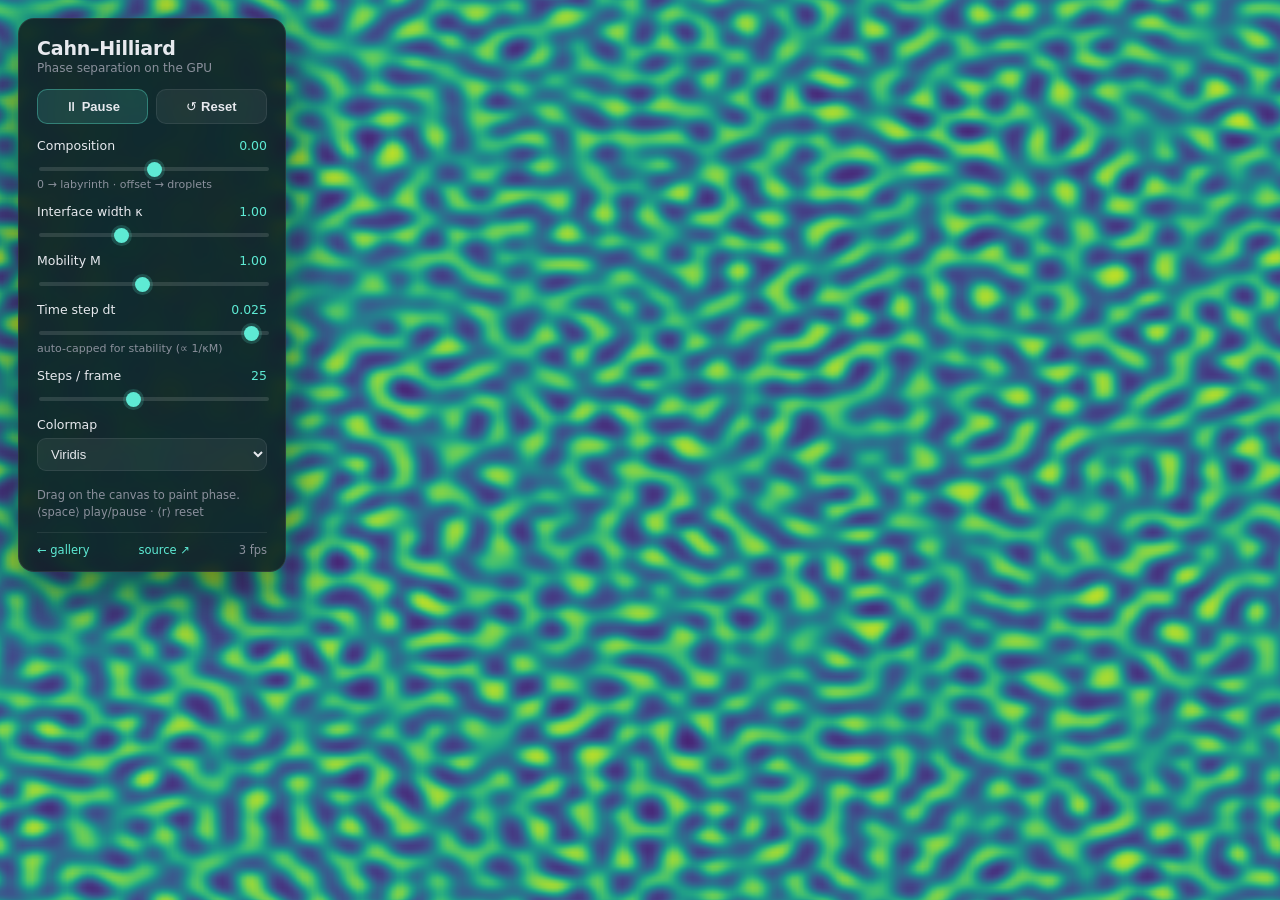
<file: cahn-hilliard/index.html>
<!DOCTYPE html>
<html lang="en">
<head>
  <meta charset="UTF-8" />
  <meta name="viewport" content="width=device-width, initial-scale=1.0" />
  <title>Cahn–Hilliard · Phase Separation on the GPU</title>
  <meta name="description" content="Interactive WebGL2 simulation of the Cahn–Hilliard equation — spinodal decomposition and capillary phase separation, running in real time on the GPU." />
  <link rel="stylesheet" href="css/style.css" />
</head>
<body>
  <canvas id="sim"></canvas>

  <aside id="panel">
    <header>
      <h1>Cahn–Hilliard</h1>
      <p class="sub">Phase separation on the GPU</p>
    </header>

    <div class="row buttons">
      <button id="playPause" class="primary">⏸ Pause</button>
      <button id="reset">↺ Reset</button>
    </div>

    <label class="ctl">
      <span>Composition <i id="meanVal">0.00</i></span>
      <input type="range" id="mean" min="-0.6" max="0.6" step="0.01" value="0" />
      <small>0 → labyrinth · offset → droplets</small>
    </label>

    <label class="ctl">
      <span>Interface width κ <i id="kappaVal">1.0</i></span>
      <input type="range" id="kappa" min="0.2" max="2.5" step="0.05" value="1.0" />
    </label>

    <label class="ctl">
      <span>Mobility M <i id="mobVal">1.0</i></span>
      <input type="range" id="mob" min="0.2" max="2.0" step="0.05" value="1.0" />
    </label>

    <label class="ctl">
      <span>Time step dt <i id="dtVal">0.025</i></span>
      <input type="range" id="dt" min="0.005" max="0.04" step="0.001" value="0.025" />
      <small>auto-capped for stability (∝ 1/κM)</small>
    </label>

    <label class="ctl">
      <span>Steps / frame <i id="subVal">25</i></span>
      <input type="range" id="sub" min="1" max="60" step="1" value="25" />
    </label>

    <label class="ctl">
      <span>Colormap</span>
      <select id="cmap">
        <option value="0">Viridis</option>
        <option value="1">Magma</option>
        <option value="2">Inferno</option>
        <option value="3">Ink (two-tone)</option>
        <option value="4">Gold / Teal</option>
      </select>
    </label>

    <p class="hint">Drag on the canvas to paint phase. ⟨space⟩ play/pause · ⟨r⟩ reset</p>
    <footer>
      <a href="../">← gallery</a>
      <a href="https://github.com/DmitryLobuznov/flow-gallery/tree/main/cahn-hilliard" target="_blank" rel="noopener">source ↗</a>
      <span id="fps"></span>
    </footer>
  </aside>

  <script src="js/main.js"></script>
</body>
</html>
</file>
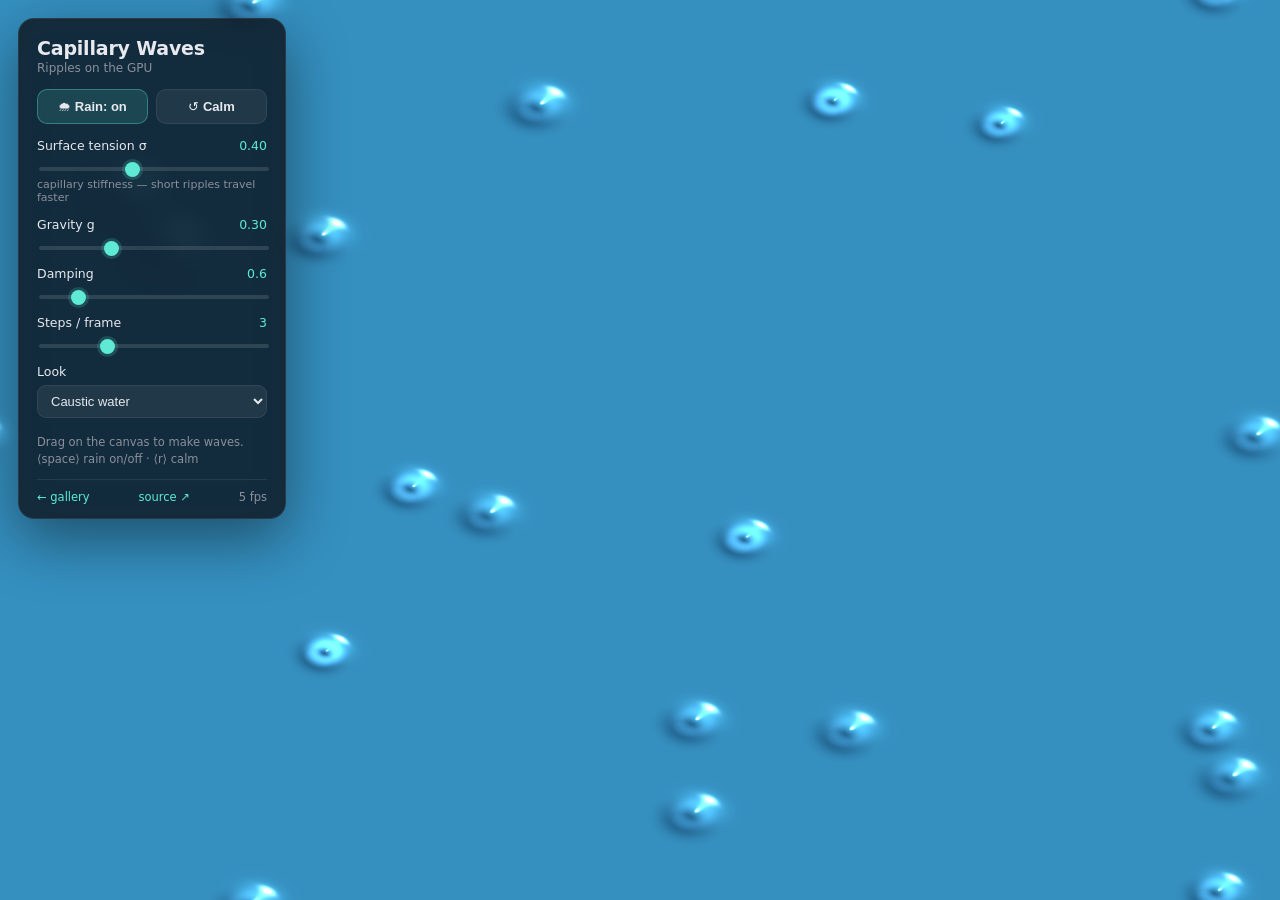
<file: capillary-waves/index.html>
<!DOCTYPE html>
<html lang="en">
<head>
  <meta charset="UTF-8" />
  <meta name="viewport" content="width=device-width, initial-scale=1.0" />
  <title>Capillary Waves · Ripples on the GPU</title>
  <meta name="description" content="Interactive WebGL2 ripple tank — gravity–capillary surface waves with dispersion, interference and damping, running in real time on the GPU." />
  <link rel="stylesheet" href="css/style.css" />
</head>
<body>
  <canvas id="sim"></canvas>

  <aside id="panel">
    <header>
      <h1>Capillary Waves</h1>
      <p class="sub">Ripples on the GPU</p>
    </header>

    <div class="row buttons">
      <button id="rain" class="primary">🌧 Rain: on</button>
      <button id="reset">↺ Calm</button>
    </div>

    <label class="ctl">
      <span>Surface tension σ <i id="tensVal">0.40</i></span>
      <input type="range" id="tens" min="0.0" max="1.0" step="0.01" value="0.40" />
      <small>capillary stiffness — short ripples travel faster</small>
    </label>

    <label class="ctl">
      <span>Gravity g <i id="gravVal">0.30</i></span>
      <input type="range" id="grav" min="0.0" max="1.0" step="0.01" value="0.30" />
    </label>

    <label class="ctl">
      <span>Damping <i id="dampVal">0.6</i></span>
      <input type="range" id="damp" min="0.0" max="4.0" step="0.05" value="0.6" />
    </label>

    <label class="ctl">
      <span>Steps / frame <i id="subVal">3</i></span>
      <input type="range" id="sub" min="1" max="8" step="1" value="3" />
    </label>

    <label class="ctl">
      <span>Look</span>
      <select id="cmap">
        <option value="0">Caustic water</option>
        <option value="1">Ocean</option>
        <option value="2">Mercury</option>
        <option value="3">Schlieren</option>
      </select>
    </label>

    <p class="hint">Drag on the canvas to make waves. ⟨space⟩ rain on/off · ⟨r⟩ calm</p>
    <footer>
      <a href="../">← gallery</a>
      <a href="https://github.com/DmitryLobuznov/flow-gallery/tree/main/capillary-waves" target="_blank" rel="noopener">source ↗</a>
      <span id="fps"></span>
    </footer>
  </aside>

  <script src="js/main.js"></script>
</body>
</html>
</file>
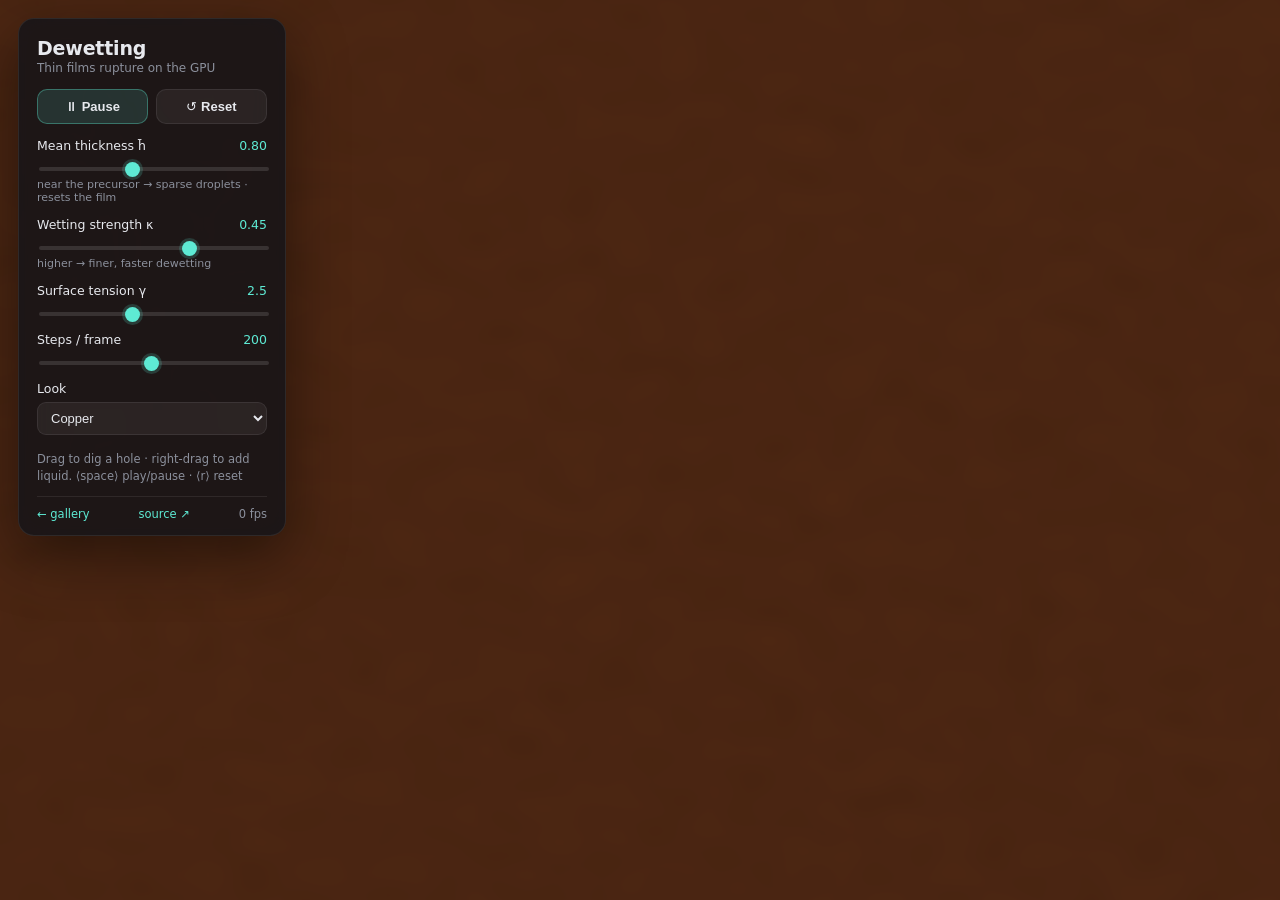
<file: dewetting/index.html>
<!DOCTYPE html>
<html lang="en">
<head>
  <meta charset="UTF-8" />
  <meta name="viewport" content="width=device-width, initial-scale=1.0" />
  <title>Thin-Film Dewetting · Rupture on the GPU</title>
  <meta name="description" content="Interactive WebGL2 thin-film dewetting — a liquid film ruptures and retracts into droplets on a precursor layer, in real time on the GPU." />
  <link rel="stylesheet" href="css/style.css" />
</head>
<body>
  <canvas id="sim"></canvas>

  <aside id="panel">
    <header>
      <h1>Dewetting</h1>
      <p class="sub">Thin films rupture on the GPU</p>
    </header>

    <div class="row buttons">
      <button id="playPause" class="primary">⏸ Pause</button>
      <button id="reset">↺ Reset</button>
    </div>

    <label class="ctl">
      <span>Mean thickness h̄ <i id="meanVal">0.80</i></span>
      <input type="range" id="mean" min="0.6" max="1.1" step="0.01" value="0.80" />
      <small>near the precursor → sparse droplets · resets the film</small>
    </label>

    <label class="ctl">
      <span>Wetting strength κ <i id="kappaVal">0.45</i></span>
      <input type="range" id="kappa" min="0.15" max="0.6" step="0.01" value="0.45" />
      <small>higher → finer, faster dewetting</small>
    </label>

    <label class="ctl">
      <span>Surface tension γ <i id="gammaVal">2.5</i></span>
      <input type="range" id="gamma" min="1.5" max="4.0" step="0.1" value="2.5" />
    </label>

    <label class="ctl">
      <span>Steps / frame <i id="subVal">200</i></span>
      <input type="range" id="sub" min="10" max="400" step="10" value="200" />
    </label>

    <label class="ctl">
      <span>Look</span>
      <select id="cmap">
        <option value="0">Copper</option>
        <option value="1">Gold</option>
        <option value="2">Ice</option>
        <option value="3">Viridis</option>
      </select>
    </label>

    <p class="hint">Drag to dig a hole · right-drag to add liquid. ⟨space⟩ play/pause · ⟨r⟩ reset</p>
    <footer>
      <a href="../">← gallery</a>
      <a href="https://github.com/DmitryLobuznov/flow-gallery/tree/main/dewetting" target="_blank" rel="noopener">source ↗</a>
      <span id="fps"></span>
    </footer>
  </aside>

  <script src="js/main.js"></script>
</body>
</html>
</file>
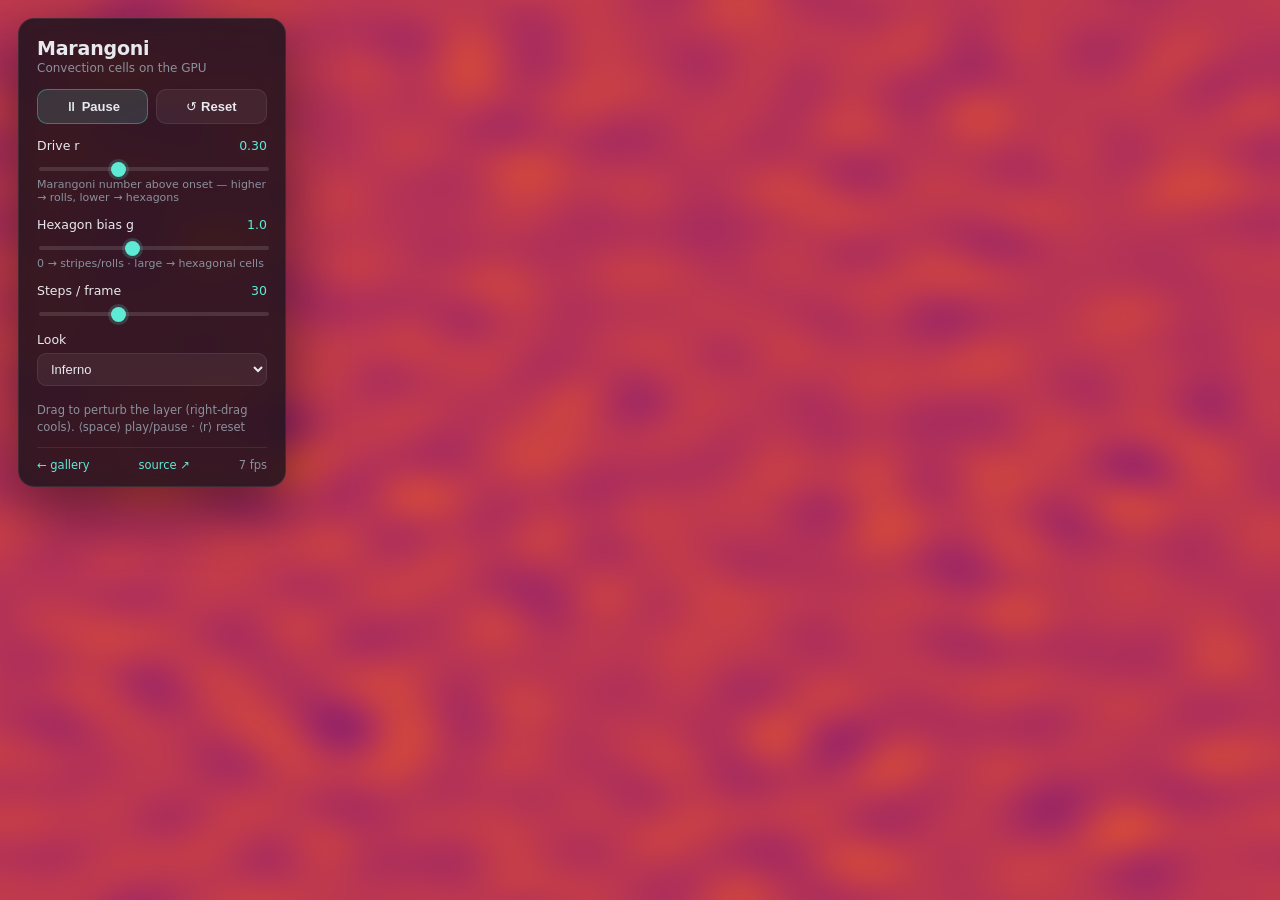
<file: marangoni/index.html>
<!DOCTYPE html>
<html lang="en">
<head>
  <meta charset="UTF-8" />
  <meta name="viewport" content="width=device-width, initial-scale=1.0" />
  <title>Marangoni Convection · Cells on the GPU</title>
  <meta name="description" content="Interactive WebGL2 Marangoni–Bénard convection — surface-tension-gradient convection cells (hexagons & rolls) forming in real time on the GPU." />
  <link rel="stylesheet" href="css/style.css" />
</head>
<body>
  <canvas id="sim"></canvas>

  <aside id="panel">
    <header>
      <h1>Marangoni</h1>
      <p class="sub">Convection cells on the GPU</p>
    </header>

    <div class="row buttons">
      <button id="playPause" class="primary">⏸ Pause</button>
      <button id="reset">↺ Reset</button>
    </div>

    <label class="ctl">
      <span>Drive r <i id="rrVal">0.30</i></span>
      <input type="range" id="rr" min="0.05" max="0.8" step="0.01" value="0.30" />
      <small>Marangoni number above onset — higher → rolls, lower → hexagons</small>
    </label>

    <label class="ctl">
      <span>Hexagon bias g <i id="ggVal">1.0</i></span>
      <input type="range" id="gg" min="0.0" max="2.5" step="0.1" value="1.0" />
      <small>0 → stripes/rolls · large → hexagonal cells</small>
    </label>

    <label class="ctl">
      <span>Steps / frame <i id="subVal">30</i></span>
      <input type="range" id="sub" min="5" max="80" step="5" value="30" />
    </label>

    <label class="ctl">
      <span>Look</span>
      <select id="cmap">
        <option value="0">Inferno</option>
        <option value="1">Magma</option>
        <option value="2">Viridis</option>
        <option value="3">Thermal</option>
      </select>
    </label>

    <p class="hint">Drag to perturb the layer (right-drag cools). ⟨space⟩ play/pause · ⟨r⟩ reset</p>
    <footer>
      <a href="../">← gallery</a>
      <a href="https://github.com/DmitryLobuznov/flow-gallery/tree/main/marangoni" target="_blank" rel="noopener">source ↗</a>
      <span id="fps"></span>
    </footer>
  </aside>

  <script src="js/main.js"></script>
</body>
</html>
</file>
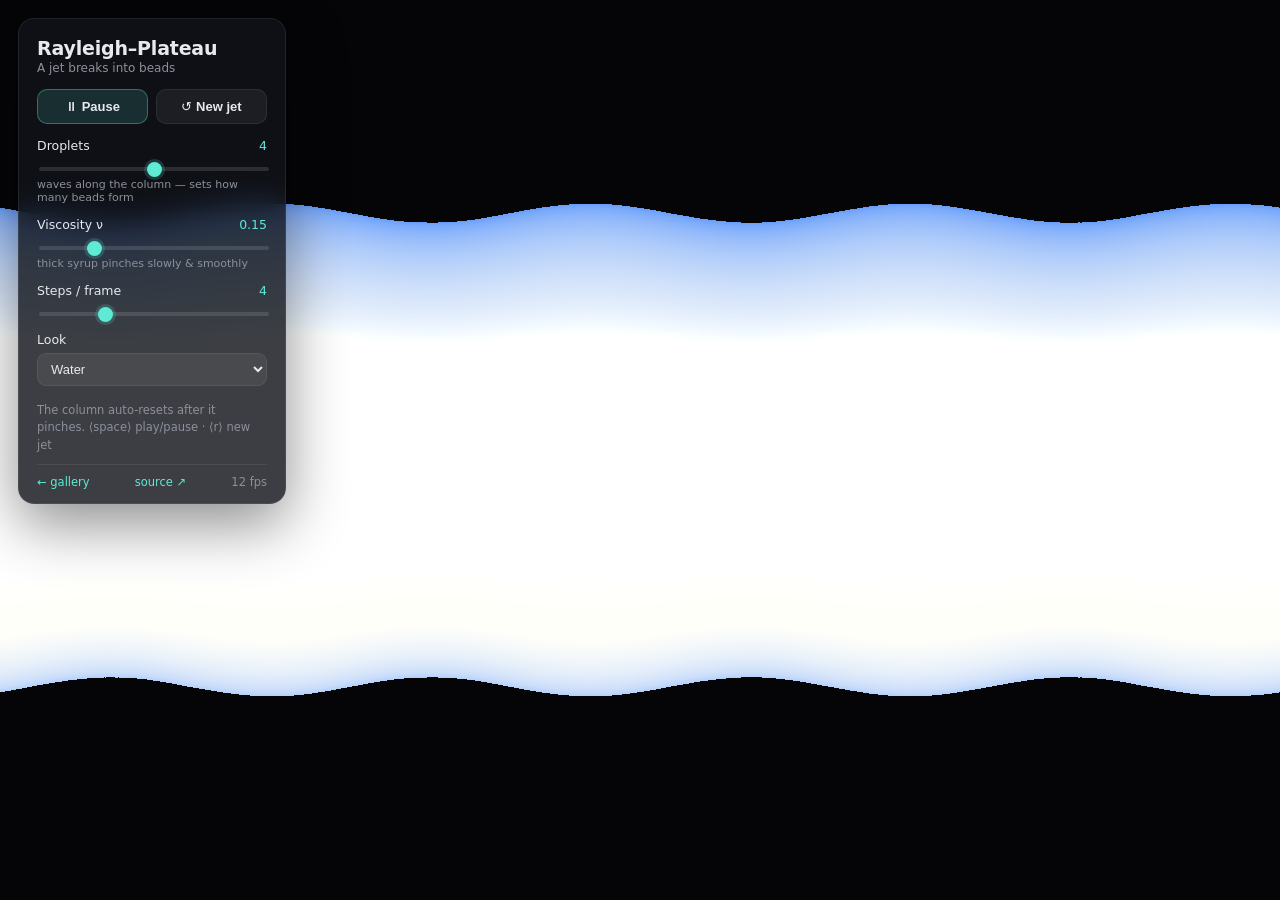
<file: rayleigh-plateau/index.html>
<!DOCTYPE html>
<html lang="en">
<head>
  <meta charset="UTF-8" />
  <meta name="viewport" content="width=device-width, initial-scale=1.0" />
  <title>Rayleigh–Plateau · Jet Break-up on the GPU</title>
  <meta name="description" content="Interactive WebGL2 Rayleigh–Plateau instability — a liquid jet pinches into droplets under surface tension, in real time on the GPU." />
  <link rel="stylesheet" href="css/style.css" />
</head>
<body>
  <canvas id="sim"></canvas>

  <aside id="panel">
    <header>
      <h1>Rayleigh–Plateau</h1>
      <p class="sub">A jet breaks into beads</p>
    </header>

    <div class="row buttons">
      <button id="playPause" class="primary">⏸ Pause</button>
      <button id="reset">↺ New jet</button>
    </div>

    <label class="ctl">
      <span>Droplets <i id="dropsVal">4</i></span>
      <input type="range" id="drops" min="2" max="6" step="1" value="4" />
      <small>waves along the column — sets how many beads form</small>
    </label>

    <label class="ctl">
      <span>Viscosity ν <i id="viscVal">0.15</i></span>
      <input type="range" id="visc" min="0.05" max="0.5" step="0.01" value="0.15" />
      <small>thick syrup pinches slowly &amp; smoothly</small>
    </label>

    <label class="ctl">
      <span>Steps / frame <i id="subVal">4</i></span>
      <input type="range" id="sub" min="1" max="12" step="1" value="4" />
    </label>

    <label class="ctl">
      <span>Look</span>
      <select id="cmap">
        <option value="0">Water</option>
        <option value="1">Gold</option>
        <option value="2">Mercury</option>
        <option value="3">Magma</option>
      </select>
    </label>

    <p class="hint">The column auto-resets after it pinches. ⟨space⟩ play/pause · ⟨r⟩ new jet</p>
    <footer>
      <a href="../">← gallery</a>
      <a href="https://github.com/DmitryLobuznov/flow-gallery/tree/main/rayleigh-plateau" target="_blank" rel="noopener">source ↗</a>
      <span id="fps"></span>
    </footer>
  </aside>

  <script src="js/main.js"></script>
</body>
</html>
</file>
<file: cahn-hilliard/css/style.css>
:root {
  --bg: #0a0b0e;
  --panel: rgba(18, 20, 26, 0.82);
  --line: rgba(255, 255, 255, 0.08);
  --txt: #e7e9ee;
  --dim: #8b909c;
  --accent: #5eead4;
}

* { box-sizing: border-box; }

html, body {
  margin: 0;
  height: 100%;
  overflow: hidden;
  background: var(--bg);
  color: var(--txt);
  font-family: ui-sans-serif, -apple-system, "SF Pro Text", "Inter", system-ui, sans-serif;
  -webkit-font-smoothing: antialiased;
}

#sim {
  position: fixed;
  inset: 0;
  width: 100%;
  height: 100%;
  display: block;
  cursor: crosshair;
}

#panel {
  position: fixed;
  top: 18px;
  left: 18px;
  width: 268px;
  padding: 18px 18px 14px;
  background: var(--panel);
  backdrop-filter: blur(14px) saturate(140%);
  -webkit-backdrop-filter: blur(14px) saturate(140%);
  border: 1px solid var(--line);
  border-radius: 16px;
  box-shadow: 0 20px 60px rgba(0, 0, 0, 0.45);
  user-select: none;
}

header h1 {
  margin: 0;
  font-size: 19px;
  font-weight: 650;
  letter-spacing: -0.01em;
}
.sub {
  margin: 2px 0 14px;
  font-size: 12px;
  color: var(--dim);
}

.row.buttons { display: flex; gap: 8px; margin-bottom: 14px; }

button {
  flex: 1;
  padding: 9px 10px;
  font-size: 13px;
  font-weight: 550;
  color: var(--txt);
  background: rgba(255, 255, 255, 0.06);
  border: 1px solid var(--line);
  border-radius: 10px;
  cursor: pointer;
  transition: background 0.15s, transform 0.05s;
}
button:hover { background: rgba(255, 255, 255, 0.12); }
button:active { transform: translateY(1px); }
button.primary { background: rgba(94, 234, 212, 0.14); border-color: rgba(94, 234, 212, 0.35); }

.ctl {
  display: block;
  margin: 0 0 13px;
  font-size: 12.5px;
  color: var(--dim);
}
.ctl > span {
  display: flex;
  justify-content: space-between;
  margin-bottom: 6px;
  color: var(--txt);
}
.ctl i { color: var(--accent); font-style: normal; font-variant-numeric: tabular-nums; }
.ctl small { display: block; margin-top: 4px; font-size: 11px; color: var(--dim); }

input[type="range"] {
  -webkit-appearance: none;
  appearance: none;
  width: 100%;
  height: 4px;
  border-radius: 4px;
  background: rgba(255, 255, 255, 0.12);
  outline: none;
}
input[type="range"]::-webkit-slider-thumb {
  -webkit-appearance: none;
  width: 15px;
  height: 15px;
  border-radius: 50%;
  background: var(--accent);
  cursor: pointer;
  box-shadow: 0 0 0 3px rgba(94, 234, 212, 0.18);
}
input[type="range"]::-moz-range-thumb {
  width: 15px; height: 15px; border: none; border-radius: 50%;
  background: var(--accent); cursor: pointer;
}

select {
  width: 100%;
  padding: 7px 9px;
  font-size: 13px;
  color: var(--txt);
  background: rgba(255, 255, 255, 0.06);
  border: 1px solid var(--line);
  border-radius: 9px;
}

.hint {
  margin: 16px 0 10px;
  font-size: 11.5px;
  line-height: 1.5;
  color: var(--dim);
}

footer {
  display: flex;
  justify-content: space-between;
  align-items: center;
  padding-top: 10px;
  border-top: 1px solid var(--line);
  font-size: 11.5px;
}
footer a { color: var(--accent); text-decoration: none; }
footer a:hover { text-decoration: underline; }
#fps { color: var(--dim); font-variant-numeric: tabular-nums; }

@media (max-width: 560px) {
  #panel { width: calc(100% - 24px); left: 12px; top: 12px; }
}
</file>
<file: capillary-waves/css/style.css>
:root {
  --bg: #0a0b0e;
  --panel: rgba(18, 20, 26, 0.82);
  --line: rgba(255, 255, 255, 0.08);
  --txt: #e7e9ee;
  --dim: #8b909c;
  --accent: #5eead4;
}

* { box-sizing: border-box; }

html, body {
  margin: 0;
  height: 100%;
  overflow: hidden;
  background: var(--bg);
  color: var(--txt);
  font-family: ui-sans-serif, -apple-system, "SF Pro Text", "Inter", system-ui, sans-serif;
  -webkit-font-smoothing: antialiased;
}

#sim {
  position: fixed;
  inset: 0;
  width: 100%;
  height: 100%;
  display: block;
  cursor: crosshair;
}

#panel {
  position: fixed;
  top: 18px;
  left: 18px;
  width: 268px;
  padding: 18px 18px 14px;
  background: var(--panel);
  backdrop-filter: blur(14px) saturate(140%);
  -webkit-backdrop-filter: blur(14px) saturate(140%);
  border: 1px solid var(--line);
  border-radius: 16px;
  box-shadow: 0 20px 60px rgba(0, 0, 0, 0.45);
  user-select: none;
}

header h1 {
  margin: 0;
  font-size: 19px;
  font-weight: 650;
  letter-spacing: -0.01em;
}
.sub {
  margin: 2px 0 14px;
  font-size: 12px;
  color: var(--dim);
}

.row.buttons { display: flex; gap: 8px; margin-bottom: 14px; }

button {
  flex: 1;
  padding: 9px 10px;
  font-size: 13px;
  font-weight: 550;
  color: var(--txt);
  background: rgba(255, 255, 255, 0.06);
  border: 1px solid var(--line);
  border-radius: 10px;
  cursor: pointer;
  transition: background 0.15s, transform 0.05s;
}
button:hover { background: rgba(255, 255, 255, 0.12); }
button:active { transform: translateY(1px); }
button.primary { background: rgba(94, 234, 212, 0.14); border-color: rgba(94, 234, 212, 0.35); }

.ctl {
  display: block;
  margin: 0 0 13px;
  font-size: 12.5px;
  color: var(--dim);
}
.ctl > span {
  display: flex;
  justify-content: space-between;
  margin-bottom: 6px;
  color: var(--txt);
}
.ctl i { color: var(--accent); font-style: normal; font-variant-numeric: tabular-nums; }
.ctl small { display: block; margin-top: 4px; font-size: 11px; color: var(--dim); }

input[type="range"] {
  -webkit-appearance: none;
  appearance: none;
  width: 100%;
  height: 4px;
  border-radius: 4px;
  background: rgba(255, 255, 255, 0.12);
  outline: none;
}
input[type="range"]::-webkit-slider-thumb {
  -webkit-appearance: none;
  width: 15px;
  height: 15px;
  border-radius: 50%;
  background: var(--accent);
  cursor: pointer;
  box-shadow: 0 0 0 3px rgba(94, 234, 212, 0.18);
}
input[type="range"]::-moz-range-thumb {
  width: 15px; height: 15px; border: none; border-radius: 50%;
  background: var(--accent); cursor: pointer;
}

select {
  width: 100%;
  padding: 7px 9px;
  font-size: 13px;
  color: var(--txt);
  background: rgba(255, 255, 255, 0.06);
  border: 1px solid var(--line);
  border-radius: 9px;
}

.hint {
  margin: 16px 0 10px;
  font-size: 11.5px;
  line-height: 1.5;
  color: var(--dim);
}

footer {
  display: flex;
  justify-content: space-between;
  align-items: center;
  padding-top: 10px;
  border-top: 1px solid var(--line);
  font-size: 11.5px;
}
footer a { color: var(--accent); text-decoration: none; }
footer a:hover { text-decoration: underline; }
#fps { color: var(--dim); font-variant-numeric: tabular-nums; }

@media (max-width: 560px) {
  #panel { width: calc(100% - 24px); left: 12px; top: 12px; }
}
</file>
<file: dewetting/css/style.css>
:root {
  --bg: #0a0b0e;
  --panel: rgba(18, 20, 26, 0.82);
  --line: rgba(255, 255, 255, 0.08);
  --txt: #e7e9ee;
  --dim: #8b909c;
  --accent: #5eead4;
}

* { box-sizing: border-box; }

html, body {
  margin: 0;
  height: 100%;
  overflow: hidden;
  background: var(--bg);
  color: var(--txt);
  font-family: ui-sans-serif, -apple-system, "SF Pro Text", "Inter", system-ui, sans-serif;
  -webkit-font-smoothing: antialiased;
}

#sim {
  position: fixed;
  inset: 0;
  width: 100%;
  height: 100%;
  display: block;
  cursor: crosshair;
}

#panel {
  position: fixed;
  top: 18px;
  left: 18px;
  width: 268px;
  padding: 18px 18px 14px;
  background: var(--panel);
  backdrop-filter: blur(14px) saturate(140%);
  -webkit-backdrop-filter: blur(14px) saturate(140%);
  border: 1px solid var(--line);
  border-radius: 16px;
  box-shadow: 0 20px 60px rgba(0, 0, 0, 0.45);
  user-select: none;
}

header h1 {
  margin: 0;
  font-size: 19px;
  font-weight: 650;
  letter-spacing: -0.01em;
}
.sub {
  margin: 2px 0 14px;
  font-size: 12px;
  color: var(--dim);
}

.row.buttons { display: flex; gap: 8px; margin-bottom: 14px; }

button {
  flex: 1;
  padding: 9px 10px;
  font-size: 13px;
  font-weight: 550;
  color: var(--txt);
  background: rgba(255, 255, 255, 0.06);
  border: 1px solid var(--line);
  border-radius: 10px;
  cursor: pointer;
  transition: background 0.15s, transform 0.05s;
}
button:hover { background: rgba(255, 255, 255, 0.12); }
button:active { transform: translateY(1px); }
button.primary { background: rgba(94, 234, 212, 0.14); border-color: rgba(94, 234, 212, 0.35); }

.ctl {
  display: block;
  margin: 0 0 13px;
  font-size: 12.5px;
  color: var(--dim);
}
.ctl > span {
  display: flex;
  justify-content: space-between;
  margin-bottom: 6px;
  color: var(--txt);
}
.ctl i { color: var(--accent); font-style: normal; font-variant-numeric: tabular-nums; }
.ctl small { display: block; margin-top: 4px; font-size: 11px; color: var(--dim); }

input[type="range"] {
  -webkit-appearance: none;
  appearance: none;
  width: 100%;
  height: 4px;
  border-radius: 4px;
  background: rgba(255, 255, 255, 0.12);
  outline: none;
}
input[type="range"]::-webkit-slider-thumb {
  -webkit-appearance: none;
  width: 15px;
  height: 15px;
  border-radius: 50%;
  background: var(--accent);
  cursor: pointer;
  box-shadow: 0 0 0 3px rgba(94, 234, 212, 0.18);
}
input[type="range"]::-moz-range-thumb {
  width: 15px; height: 15px; border: none; border-radius: 50%;
  background: var(--accent); cursor: pointer;
}

select {
  width: 100%;
  padding: 7px 9px;
  font-size: 13px;
  color: var(--txt);
  background: rgba(255, 255, 255, 0.06);
  border: 1px solid var(--line);
  border-radius: 9px;
}

.hint {
  margin: 16px 0 10px;
  font-size: 11.5px;
  line-height: 1.5;
  color: var(--dim);
}

footer {
  display: flex;
  justify-content: space-between;
  align-items: center;
  padding-top: 10px;
  border-top: 1px solid var(--line);
  font-size: 11.5px;
}
footer a { color: var(--accent); text-decoration: none; }
footer a:hover { text-decoration: underline; }
#fps { color: var(--dim); font-variant-numeric: tabular-nums; }

@media (max-width: 560px) {
  #panel { width: calc(100% - 24px); left: 12px; top: 12px; }
}
</file>
<file: marangoni/css/style.css>
:root {
  --bg: #0a0b0e;
  --panel: rgba(18, 20, 26, 0.82);
  --line: rgba(255, 255, 255, 0.08);
  --txt: #e7e9ee;
  --dim: #8b909c;
  --accent: #5eead4;
}

* { box-sizing: border-box; }

html, body {
  margin: 0;
  height: 100%;
  overflow: hidden;
  background: var(--bg);
  color: var(--txt);
  font-family: ui-sans-serif, -apple-system, "SF Pro Text", "Inter", system-ui, sans-serif;
  -webkit-font-smoothing: antialiased;
}

#sim {
  position: fixed;
  inset: 0;
  width: 100%;
  height: 100%;
  display: block;
  cursor: crosshair;
}

#panel {
  position: fixed;
  top: 18px;
  left: 18px;
  width: 268px;
  padding: 18px 18px 14px;
  background: var(--panel);
  backdrop-filter: blur(14px) saturate(140%);
  -webkit-backdrop-filter: blur(14px) saturate(140%);
  border: 1px solid var(--line);
  border-radius: 16px;
  box-shadow: 0 20px 60px rgba(0, 0, 0, 0.45);
  user-select: none;
}

header h1 {
  margin: 0;
  font-size: 19px;
  font-weight: 650;
  letter-spacing: -0.01em;
}
.sub {
  margin: 2px 0 14px;
  font-size: 12px;
  color: var(--dim);
}

.row.buttons { display: flex; gap: 8px; margin-bottom: 14px; }

button {
  flex: 1;
  padding: 9px 10px;
  font-size: 13px;
  font-weight: 550;
  color: var(--txt);
  background: rgba(255, 255, 255, 0.06);
  border: 1px solid var(--line);
  border-radius: 10px;
  cursor: pointer;
  transition: background 0.15s, transform 0.05s;
}
button:hover { background: rgba(255, 255, 255, 0.12); }
button:active { transform: translateY(1px); }
button.primary { background: rgba(94, 234, 212, 0.14); border-color: rgba(94, 234, 212, 0.35); }

.ctl {
  display: block;
  margin: 0 0 13px;
  font-size: 12.5px;
  color: var(--dim);
}
.ctl > span {
  display: flex;
  justify-content: space-between;
  margin-bottom: 6px;
  color: var(--txt);
}
.ctl i { color: var(--accent); font-style: normal; font-variant-numeric: tabular-nums; }
.ctl small { display: block; margin-top: 4px; font-size: 11px; color: var(--dim); }

input[type="range"] {
  -webkit-appearance: none;
  appearance: none;
  width: 100%;
  height: 4px;
  border-radius: 4px;
  background: rgba(255, 255, 255, 0.12);
  outline: none;
}
input[type="range"]::-webkit-slider-thumb {
  -webkit-appearance: none;
  width: 15px;
  height: 15px;
  border-radius: 50%;
  background: var(--accent);
  cursor: pointer;
  box-shadow: 0 0 0 3px rgba(94, 234, 212, 0.18);
}
input[type="range"]::-moz-range-thumb {
  width: 15px; height: 15px; border: none; border-radius: 50%;
  background: var(--accent); cursor: pointer;
}

select {
  width: 100%;
  padding: 7px 9px;
  font-size: 13px;
  color: var(--txt);
  background: rgba(255, 255, 255, 0.06);
  border: 1px solid var(--line);
  border-radius: 9px;
}

.hint {
  margin: 16px 0 10px;
  font-size: 11.5px;
  line-height: 1.5;
  color: var(--dim);
}

footer {
  display: flex;
  justify-content: space-between;
  align-items: center;
  padding-top: 10px;
  border-top: 1px solid var(--line);
  font-size: 11.5px;
}
footer a { color: var(--accent); text-decoration: none; }
footer a:hover { text-decoration: underline; }
#fps { color: var(--dim); font-variant-numeric: tabular-nums; }

@media (max-width: 560px) {
  #panel { width: calc(100% - 24px); left: 12px; top: 12px; }
}
</file>
<file: rayleigh-plateau/css/style.css>
:root {
  --bg: #0a0b0e;
  --panel: rgba(18, 20, 26, 0.82);
  --line: rgba(255, 255, 255, 0.08);
  --txt: #e7e9ee;
  --dim: #8b909c;
  --accent: #5eead4;
}

* { box-sizing: border-box; }

html, body {
  margin: 0;
  height: 100%;
  overflow: hidden;
  background: var(--bg);
  color: var(--txt);
  font-family: ui-sans-serif, -apple-system, "SF Pro Text", "Inter", system-ui, sans-serif;
  -webkit-font-smoothing: antialiased;
}

#sim {
  position: fixed;
  inset: 0;
  width: 100%;
  height: 100%;
  display: block;
  cursor: crosshair;
}

#panel {
  position: fixed;
  top: 18px;
  left: 18px;
  width: 268px;
  padding: 18px 18px 14px;
  background: var(--panel);
  backdrop-filter: blur(14px) saturate(140%);
  -webkit-backdrop-filter: blur(14px) saturate(140%);
  border: 1px solid var(--line);
  border-radius: 16px;
  box-shadow: 0 20px 60px rgba(0, 0, 0, 0.45);
  user-select: none;
}

header h1 {
  margin: 0;
  font-size: 19px;
  font-weight: 650;
  letter-spacing: -0.01em;
}
.sub {
  margin: 2px 0 14px;
  font-size: 12px;
  color: var(--dim);
}

.row.buttons { display: flex; gap: 8px; margin-bottom: 14px; }

button {
  flex: 1;
  padding: 9px 10px;
  font-size: 13px;
  font-weight: 550;
  color: var(--txt);
  background: rgba(255, 255, 255, 0.06);
  border: 1px solid var(--line);
  border-radius: 10px;
  cursor: pointer;
  transition: background 0.15s, transform 0.05s;
}
button:hover { background: rgba(255, 255, 255, 0.12); }
button:active { transform: translateY(1px); }
button.primary { background: rgba(94, 234, 212, 0.14); border-color: rgba(94, 234, 212, 0.35); }

.ctl {
  display: block;
  margin: 0 0 13px;
  font-size: 12.5px;
  color: var(--dim);
}
.ctl > span {
  display: flex;
  justify-content: space-between;
  margin-bottom: 6px;
  color: var(--txt);
}
.ctl i { color: var(--accent); font-style: normal; font-variant-numeric: tabular-nums; }
.ctl small { display: block; margin-top: 4px; font-size: 11px; color: var(--dim); }

input[type="range"] {
  -webkit-appearance: none;
  appearance: none;
  width: 100%;
  height: 4px;
  border-radius: 4px;
  background: rgba(255, 255, 255, 0.12);
  outline: none;
}
input[type="range"]::-webkit-slider-thumb {
  -webkit-appearance: none;
  width: 15px;
  height: 15px;
  border-radius: 50%;
  background: var(--accent);
  cursor: pointer;
  box-shadow: 0 0 0 3px rgba(94, 234, 212, 0.18);
}
input[type="range"]::-moz-range-thumb {
  width: 15px; height: 15px; border: none; border-radius: 50%;
  background: var(--accent); cursor: pointer;
}

select {
  width: 100%;
  padding: 7px 9px;
  font-size: 13px;
  color: var(--txt);
  background: rgba(255, 255, 255, 0.06);
  border: 1px solid var(--line);
  border-radius: 9px;
}

.hint {
  margin: 16px 0 10px;
  font-size: 11.5px;
  line-height: 1.5;
  color: var(--dim);
}

footer {
  display: flex;
  justify-content: space-between;
  align-items: center;
  padding-top: 10px;
  border-top: 1px solid var(--line);
  font-size: 11.5px;
}
footer a { color: var(--accent); text-decoration: none; }
footer a:hover { text-decoration: underline; }
#fps { color: var(--dim); font-variant-numeric: tabular-nums; }

@media (max-width: 560px) {
  #panel { width: calc(100% - 24px); left: 12px; top: 12px; }
}
</file>
